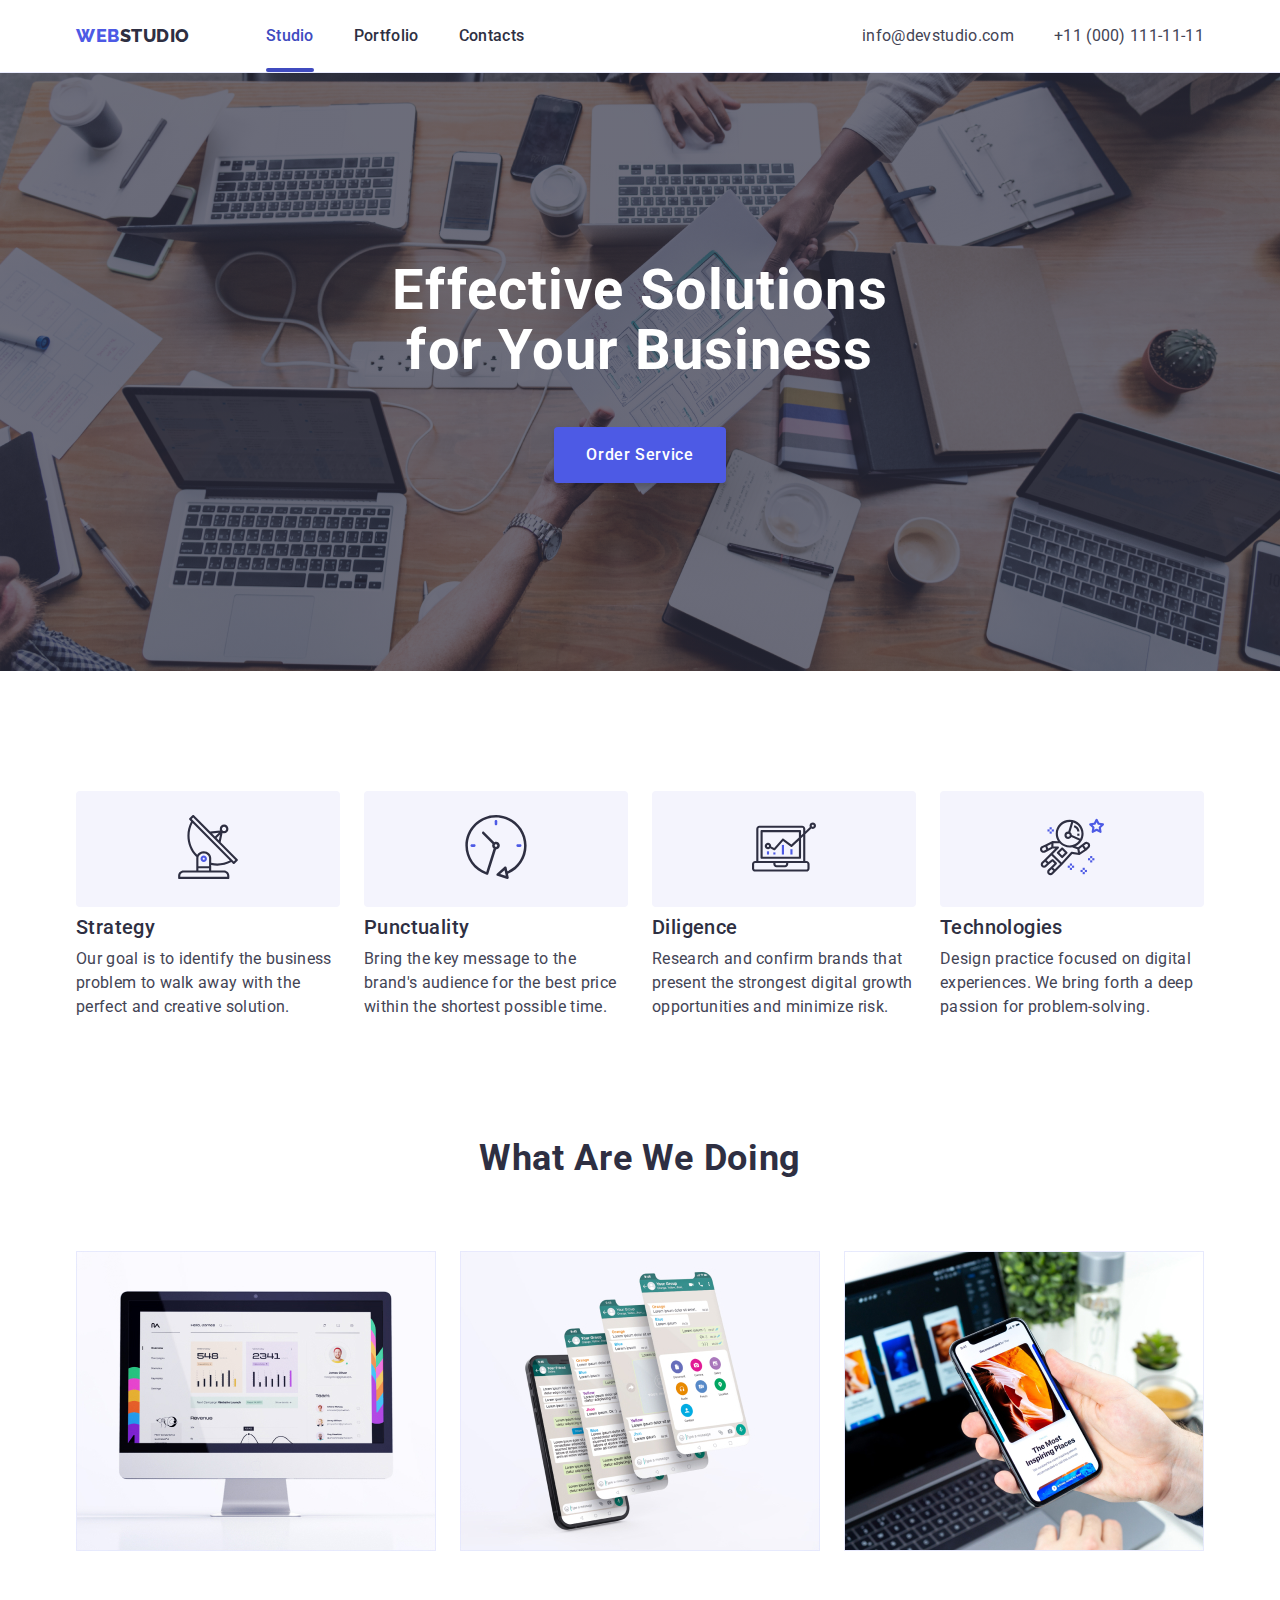
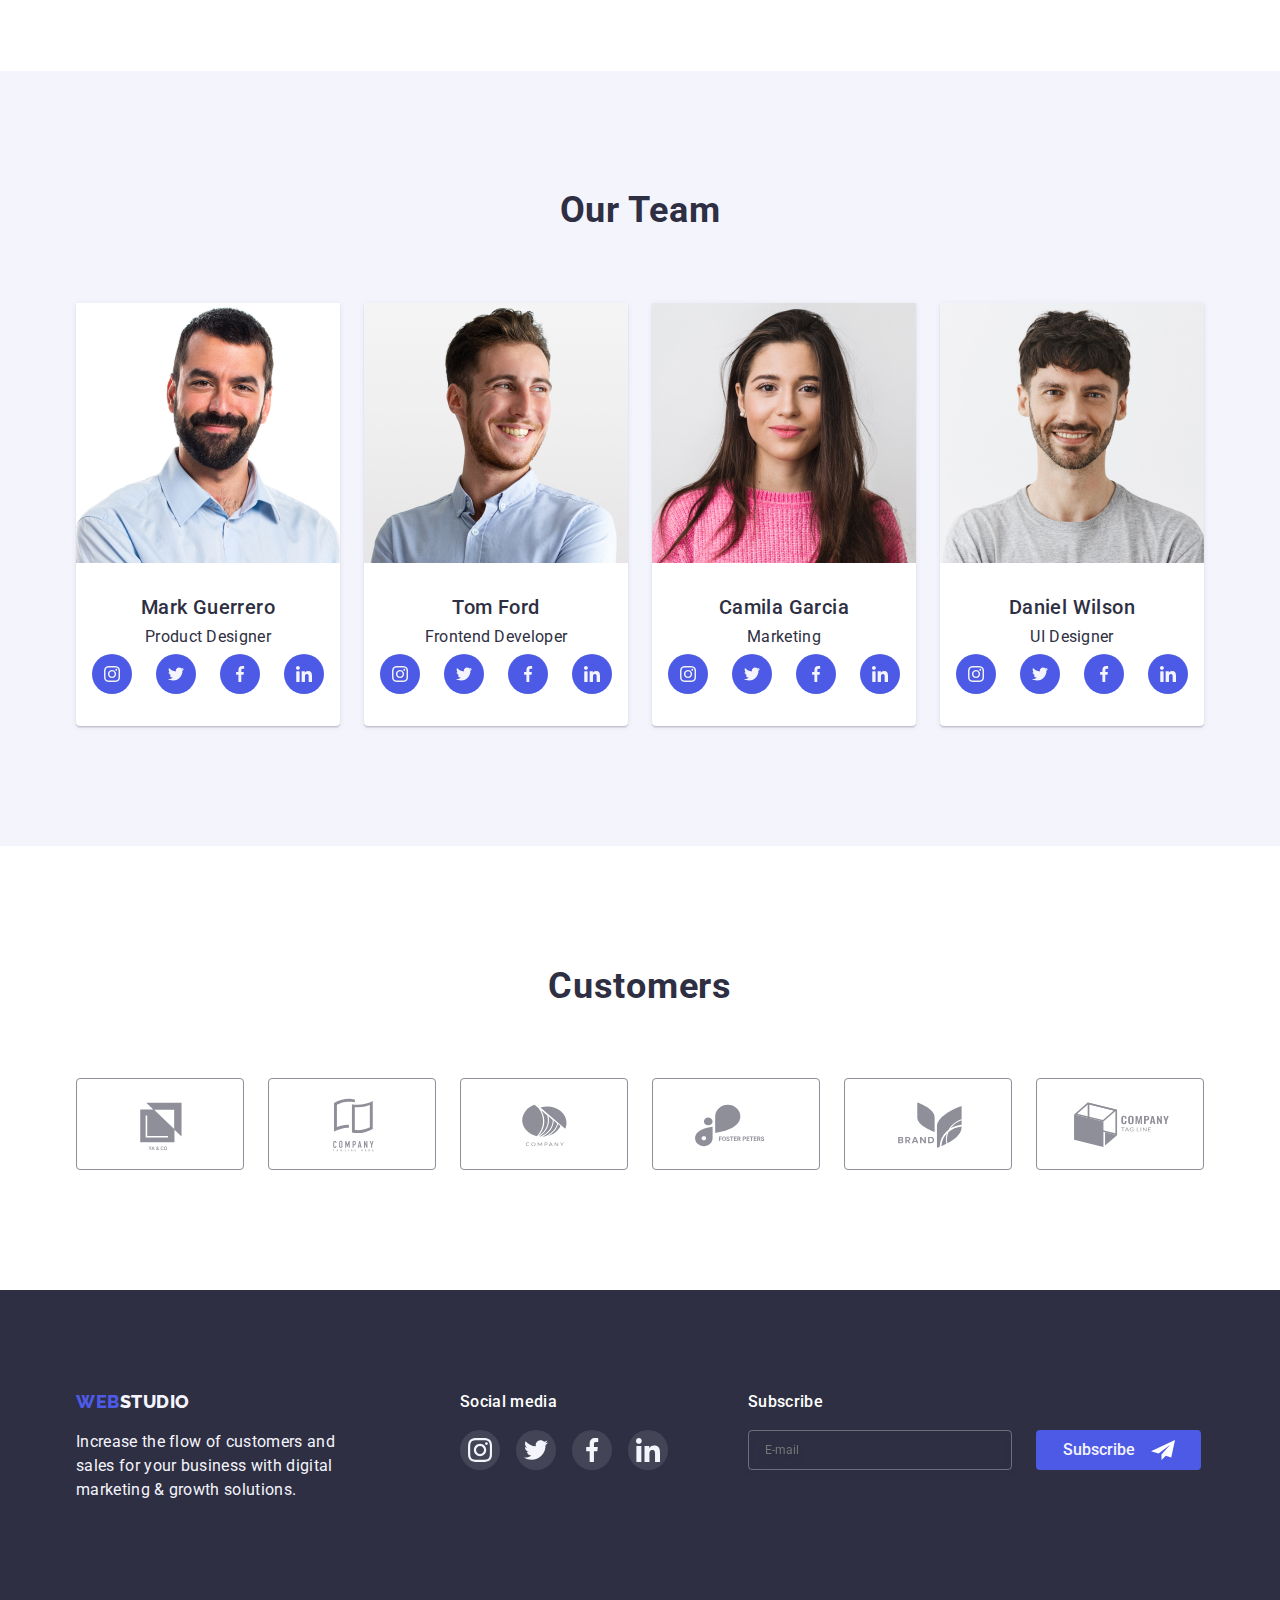
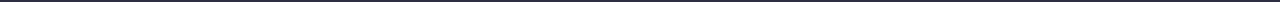
<file: index.html>
<!doctype html>
<html lang="en">

<head>
    <meta charset="utf-8">
    <meta name="viewport" content="width=device-width, initial-scale=1.0">
    <title>Studio</title>
    <link
        href="https://fonts.googleapis.com/css2?family=Raleway:wght@800&family=Roboto:wght@400;500;700;900&display=swap"
        rel="stylesheet">

    <link rel="stylesheet"
        href="https://cdnjs.cloudflare.com/ajax/libs/modern-normalize/1.0.0/modern-normalize.min.css">

    <link rel="stylesheet" href="./css/style.css">
</head>

<body>

    <!-- modal window -->
    <div class="modal-wrapper is-hidden" data-modal>
        <div class="modal-window">
            <button class="close-button" type="button" data-modal-close>&times;</button>
            <p class="intro-text">
                Leave your contacts and we will call you back
            </p>
            <form class="contacts-form" name="contacts_form" autocomplete="on">
                <div class="form-box">
                    <label class="form-label" for="name_input">Name</label>
                    <div class="input-box">
                        <input class="form-input input-margin-top" type="text" id="name_input" name="name_input"
                            required>
                        <svg class="input-icon" width="18" height="24" viewBox="0 0 18 24"
                            xmlns="http://www.w3.org/2000/svg">
                            <use href="./images/modal_window/icons/symbol-defs.svg#icon-person"></use>
                        </svg>
                    </div>
                </div>
                <div class="form-box form-input-space">
                    <label class="form-label" for="phone_input">Phone</label>
                    <div class="input-box">
                        <input class="form-input input-margin-top" type="text" id="phone_input" name="phone_input"
                            required>
                        <svg class="input-icon" width="18" height="24" viewBox="0 0 18 24"
                            xmlns="http://www.w3.org/2000/svg">
                            <use href="./images/modal_window/icons/symbol-defs.svg#icon-phone"></use>
                        </svg>
                    </div>
                </div>
                <div class="form-box form-input-space">
                    <label class="form-label" for="email_input">Email</label>
                    <div class="input-box">
                        <input class="form-input input-margin-top" type="text" id="email_input" name="email_input"
                            required>
                        <svg class="input-icon" width="18" height="24" viewBox="0 0 18 24"
                            xmlns="http://www.w3.org/2000/svg">
                            <use href="./images/modal_window/icons/symbol-defs.svg#icon-mail"></use>
                        </svg>
                    </div>
                </div>
                <div class="form-box textarea-box form-input-space">
                    <label class="form-label" for="comment_input">Comment</label>
                    <textarea class="form-input form-textarea input-margin-top" id="comment_input" name="comment_input"
                        placeholder="Text input" required></textarea>
                </div>
                <div class="form-box checkbox-box">
                    <input class="hidden checkbox-input" type="checkbox" id="checkbox_input" name="checkbox_input"
                        required>
                    <label class="form-label form-check-label" for="checkbox_input">
                        <span class="modal-form-checkbox">
                            <svg class="tip-icon" width="10" height="8" viewBox="0 0 10 8" fill="none"
                                xmlns="http://www.w3.org/2000/svg">
                                <use href="./images/modal_window/tip_icon/symbol-defs.svg#icon-tip"></use>
                            </svg>
                        </span>
                        I accept the terms and conditions of the <a class="price-policy-link" href="">Privacy Policy</a>
                    </label>
                </div>
                <button class="form-button button" type="submit">Send</button>
            </form>
        </div>
    </div>

    <!-- modal navigation window -->
    <div class="modal-navigation-window js-menu-container">
        <button class="close-button js-close-menu" type="button">&times;</button>
        <div class="modal-navigation-content">
            <nav class="modal-navigation">
                <ul class="modal-navigation-list list">
                    <li class="modal-navigation-item">
                        <a class="modal-navigation-link link" href="">Studio</a>
                    </li>
                    <li class="modal-navigation-item">
                        <a class="modal-navigation-link link" href="./portfolio.html">Portfolio</a>
                    </li>
                    <li class="modal-navigation-item">
                        <a class="modal-navigation-link link" href="">Contacts</a>
                    </li>
                </ul>
            </nav>
            <ul class="modal-contacts-info-list list">
                <li class="modal-contacts-info-item">
                    <a class="modal-contacts-info-link link" href="tel:+110001111111">+11 (000) 111-11-11</a>
                </li>
                <li class="modal-contacts-info-item">
                    <a class="modal-contacts-info-link link" href="mailto:info@devstudio.com">info@devstudio.com</a>
                </li>
                <li class="modal-contacts-info-item">
                    <ul class="modal-soc-media-list list">
                        <li class="modal-soc-media-item">
                            <a href="" class="modal-soc-media-link link">
                                <svg width="24" height="24" viewBox="0 0 32 32" fill="none"
                                    xmlns="http://www.w3.org/2000/svg">
                                    <use href="./images/members/icons/symbol-defs.svg#icon-instagram"></use>
                                </svg>
                            </a>
                        </li>
                        <li class="modal-soc-media-item">
                            <a href="" class="modal-soc-media-link link">
                                <svg width="24" height="24" viewBox="0 0 32 32" fill="none"
                                    xmlns="http://www.w3.org/2000/svg">
                                    <use href="./images/members/icons/symbol-defs.svg#icon-twitter"></use>
                                </svg>
                            </a>
                        </li>
                        <li class="modal-soc-media-item">
                            <a href="" class="modal-soc-media-link link">
                                <svg width="24" height="24" viewBox="0 0 32 32" fill="none"
                                    xmlns="http://www.w3.org/2000/svg">
                                    <use href="./images/members/icons/symbol-defs.svg#icon-facebook"></use>
                                </svg>
                            </a>
                        </li>
                        <li class="modal-soc-media-item">
                            <a href="" class="modal-soc-media-link link">
                                <svg width="24" height="24" viewBox="0 0 32 32" fill="none"
                                    xmlns="http://www.w3.org/2000/svg">
                                    <use href="./images/members/icons/symbol-defs.svg#icon-linkedin"></use>
                                </svg>
                            </a>
                        </li>
                    </ul>
                </li>
            </ul>
        </div>
    </div>

    <!-- <HEADER> -->
    <header class="header">
        <div class="container header-content">
            <a class="website-logo link" href="./index.html">
                <span class="logo-web">web</span>studio
            </a>
            <nav class="navigation">
                <ul class="navigation-list list">
                    <li class="navigation-item">
                        <a class="navigation-link link current" href="./index.html">Studio</a>
                    </li>
                    <li class="navigation-item">
                        <a class="navigation-link link" href="./portfolio.html">Portfolio</a>
                    </li>
                    <li class="navigation-item">
                        <a class="navigation-link link" href="">Contacts</a>
                    </li>
                </ul>
            </nav>
            <ul class="contacts-info-list list">
                <li class="contacts-info-item">
                    <a class="mail contact-info link" href="mailto:info@devstudio.com">
                        info@devstudio.com
                    </a>
                </li>
                <li class="contacts-info-item">
                    <a class="phone contact-info link" href="tel:+110001111111">
                        +11 (000) 111-11-11
                    </a>
                </li>
            </ul>
            <button class="mobile-menu-button button js-open-menu" type="button">
                <svg width="32" height="22" viewBox="0 0 32 22" fill="none" xmlns="http://www.w3.org/2000/svg">
                    <use href="./images/header/icons/symbol-defs.svg#icon-menu-hamburger"></use>
                </svg>
            </button>
        </div>
    </header>
    <!-- </HEADER> -->

    <!-- <MAIN> -->
    <main>
        <!-- <HERO> -->
        <section class="hero">
            <div class="container">
                <h1 class="hero-title">Effective Solutions<br>for Your Business</h1>
                <button class="hero-button button" type="button" data-modal-open>Order Service</button>
            </div>
        </section>
        <!-- <HERO> -->

        <section class="benefits section">
            <div class="container">
                <h2 class="hidden">Benefits</h2>
                <ul class="benefits-list list flex-container">
                    <li class="benefits-item flex-container-item">
                        <div class="benefits-icon">
                            <svg width="64" height="64" viewBox="0 0 64 64" fill="none"
                                xmlns="http://www.w3.org/2000/svg">
                                <use href="./images/benefits/icons/symbol-defs.svg#icon-antenna"></use>
                            </svg>
                        </div>
                        <h3 class="benefits-item-title">Strategy</h3>
                        <p class="benefits-item-text">
                            Our goal is to identify the business
                            problem to walk away with the perfect and creative solution.
                        </p>
                    </li>
                    <li class="benefits-item flex-container-item">
                        <div class="benefits-icon">
                            <svg width="64" height="64" viewBox="0 0 64 64" fill="none"
                                xmlns="http://www.w3.org/2000/svg">
                                <use href="./images/benefits/icons/symbol-defs.svg#icon-clock"></use>
                            </svg>
                        </div>
                        <h3 class="benefits-item-title">Punctuality</h3>
                        <p class="benefits-item-text">
                            Bring the key message to the brand's audience for the best price within the shortest
                            possible
                            time.
                        </p>
                    </li>
                    <li class="benefits-item flex-container-item">
                        <div class="benefits-icon">
                            <svg width="64" height="64" viewBox="0 0 64 64" fill="none"
                                xmlns="http://www.w3.org/2000/svg">
                                <use href="./images/benefits/icons/symbol-defs.svg#icon-diagram"></use>
                            </svg>
                        </div>
                        <h3 class="benefits-item-title">Diligence</h3>
                        <p class="benefits-item-text">
                            Research and confirm brands that present the strongest digital growth opportunities and
                            minimize
                            risk.
                        </p>
                    </li>
                    <li class="benefits-item flex-container-item">
                        <div class="benefits-icon">
                            <svg width="64" height="64" viewBox="0 0 64 64" fill="none"
                                xmlns="http://www.w3.org/2000/svg">
                                <use href="./images/benefits/icons/symbol-defs.svg#icon-astronaut"></use>
                            </svg>
                        </div>
                        <h3 class="benefits-item-title">Technologies</h3>
                        <p class="benefits-item-text">
                            Design practice focused on digital experiences. We bring forth a deep passion for
                            problem-solving.
                        </p>
                    </li>
                </ul>
            </div>
        </section>

        <section class="activity section">
            <div class="container">
                <h2 class="activity-title">What are we doing</h2>
                <ul class="activity-list list flex-container">
                    <li class="activity-item flex-container-item">
                        <picture>
                            <source
                                srcset="./images/main_page/activity/img_des@1x-2.jpg 1x, ./images/main_page/activity/img_des@2x-2.jpg 2x"
                                media="(min-width: 1440px)" />
                            <img loading="lazy" src="images/main_page/activity/activity1.jpg" alt="first activity"
                                width="360" height="300">
                        </picture>
                    </li>
                    <li class="activity-item flex-container-item">
                        <picture>
                            <source
                                srcset="./images/main_page/activity/img_des@1x-1.jpg 1x, ./images/main_page/activity/img_des@2x-1.jpg 2x"
                                media="(min-width: 1440px)" />
                            <img loading="lazy" src="images/main_page/activity/activity2.jpg" alt="first activity"
                                width="360" height="300">
                        </picture>
                    </li>
                    <li class="activity-item flex-container-item">
                        <picture>
                            <source
                                srcset="./images/main_page/activity/img_des@1x.jpg 1x, ./images/main_page/activity/img_des@2x.jpg 2x"
                                media="(min-width: 1440px)" />
                            <img loading="lazy" src="images/main_page/activity/activity3.jpg" alt="first activity"
                                width="360" height="300">
                        </picture>
                    </li>
                </ul>
            </div>
        </section>

        <section class="team section">
            <div class="container">
                <h2 class="team-title">Our Team</h2>
                <ul class="team-list list flex-container">
                    <li class="member flex-container-item">
                        <picture>
                            <source
                                srcset="./images/main_page/member/img_des@1x-3.jpg 1x, ./images/main_page/member/img_des@2x-3.jpg 2x"
                                type="image/jpeg" media="(min-width: 1440px)">
                            <source
                                srcset="./images/main_page/member/img_tab@1x-3.jpg 1x, ./images/main_page/member/img_tab@2x-3.jpg 2x"
                                type="image/jpeg" media="(min-width: 768px)">
                            <source
                                srcset="./images/main_page/member/img_mob@1x-3.jpg 1x, ./images/main_page/member/img_mob@2x-3.jpg 2x"
                                type="image/jpeg" media="(max-width: 768px)">

                            <img loading="lazy" class="member-img" src="images/main_page/member/member1.jp"
                                alt="first member" width="264" height="260">
                        </picture>
                        <div class="member-info">
                            <h3 class="member-name">Mark Guerrero</h3>
                            <p class="member-occupation">Product Designer</p>
                            <ul class="member-soc-media-list list flex-container">
                                <li class="soc-media-item flex-container-item">
                                    <a href="" class="member-soc-media-link link">
                                        <svg width="16" height="16" viewBox="0 0 32 32" fill="none"
                                            xmlns="http://www.w3.org/2000/svg">
                                            <use href="./images/members/icons/symbol-defs.svg#icon-instagram"></use>
                                        </svg>
                                    </a>
                                </li>
                                <li class="soc-media-item flex-container-item">
                                    <a href="" class="member-soc-media-link link">
                                        <svg width="16" height="16" viewBox="0 0 32 32" fill="none"
                                            xmlns="http://www.w3.org/2000/svg">
                                            <use href="./images/members/icons/symbol-defs.svg#icon-twitter"></use>
                                        </svg>
                                    </a>
                                </li>
                                <li class="soc-media-item flex-container-item">
                                    <a href="" class="member-soc-media-link link">
                                        <svg width="16" height="16" viewBox="0 0 32 32" fill="none"
                                            xmlns="http://www.w3.org/2000/svg">
                                            <use href="./images/members/icons/symbol-defs.svg#icon-facebook"></use>
                                        </svg>
                                    </a>
                                </li>
                                <li class="soc-media-item flex-container-item">
                                    <a href="" class="member-soc-media-link link">
                                        <svg width="16" height="16" viewBox="0 0 32 32" fill="none"
                                            xmlns="http://www.w3.org/2000/svg">
                                            <use href="./images/members/icons/symbol-defs.svg#icon-linkedin"></use>
                                        </svg>
                                    </a>
                                </li>
                            </ul>
                        </div>
                    </li>
                    <li class="member flex-container-item">
                        <picture>
                            <source
                                srcset="./images/main_page/member/img_des@1x-2.jpg 1x, ./images/main_page/member/img_des@2x-2.jpg 2x"
                                type="image/jpeg" media="(min-width: 1440px)">
                            <source
                                srcset="./images/main_page/member/img_tab@1x-2.jpg 1x, ./images/main_page/member/img_tab@2x-2.jpg 2x"
                                type="image/jpeg" media="(min-width: 768px)">
                            <source
                                srcset="./images/main_page/member/img_mob@1x-2.jpg 1x, ./images/main_page/member/img_mob@2x-2.jpg 2x"
                                type="image/jpeg" media="(max-width: 768px)">

                            <img loading="lazy" class="member-img" src="images/main_page/member/member2.jp"
                                alt="first member" width="264" height="260">
                        </picture>
                        <div class="member-info">
                            <h3 class="member-name">Tom Ford</h3>
                            <p class="member-occupation">Frontend Developer</p>
                            <ul class="member-soc-media-list list flex-container">
                                <li class="soc-media-item flex-container-item">
                                    <a href="" class="member-soc-media-link link">
                                        <svg width="16" height="16" viewBox="0 0 32 32" fill="none"
                                            xmlns="http://www.w3.org/2000/svg">
                                            <use href="./images/members/icons/symbol-defs.svg#icon-instagram"></use>
                                        </svg>
                                    </a>
                                </li>
                                <li class="soc-media-item flex-container-item">
                                    <a href="" class="member-soc-media-link link">
                                        <svg width="16" height="16" viewBox="0 0 32 32" fill="none"
                                            xmlns="http://www.w3.org/2000/svg">
                                            <use href="./images/members/icons/symbol-defs.svg#icon-twitter"></use>
                                        </svg>
                                    </a>
                                </li>
                                <li class="soc-media-item flex-container-item">
                                    <a href="" class="member-soc-media-link link">
                                        <svg width="16" height="16" viewBox="0 0 32 32" fill="none"
                                            xmlns="http://www.w3.org/2000/svg">
                                            <use href="./images/members/icons/symbol-defs.svg#icon-facebook"></use>
                                        </svg>
                                    </a>
                                </li>
                                <li class="soc-media-item flex-container-item">
                                    <a href="" class="member-soc-media-link link">
                                        <svg width="16" height="16" viewBox="0 0 32 32" fill="none"
                                            xmlns="http://www.w3.org/2000/svg">
                                            <use href="./images/members/icons/symbol-defs.svg#icon-linkedin"></use>
                                        </svg>
                                    </a>
                                </li>
                            </ul>
                        </div>
                    </li>
                    <li class="member flex-container-item">
                        <picture>
                            <source
                                srcset="./images/main_page/member/img_des@1x-1.jpg 1x, ./images/main_page/member/img_des@2x-1.jpg 2x"
                                type="image/jpeg" media="(min-width: 1440px)">
                            <source
                                srcset="./images/main_page/member/img_tab@1x-1.jpg 1x, ./images/main_page/member/img_tab@2x-1.jpg 2x"
                                type="image/jpeg" media="(min-width: 768px)">
                            <source
                                srcset="./images/main_page/member/img_mob@1x-1.jpg 1x, ./images/main_page/member/img_mob@2x-1.jpg 2x"
                                type="image/jpeg" media="(max-width: 768px)">

                            <img loading="lazy" class="member-img" src="images/main_page/member/member2.jp"
                                alt="first member" width="264" height="260">
                        </picture>
                        <div class="member-info">
                            <h3 class="member-name">Camila Garcia</h3>
                            <p class="member-occupation">Marketing</p>
                            <ul class="member-soc-media-list list flex-container">
                                <li class="soc-media-item flex-container-item">
                                    <a href="" class="member-soc-media-link link">
                                        <svg width="16" height="16" viewBox="0 0 32 32" fill="none"
                                            xmlns="http://www.w3.org/2000/svg">
                                            <use href="./images/members/icons/symbol-defs.svg#icon-instagram"></use>
                                        </svg>
                                    </a>
                                </li>
                                <li class="soc-media-item flex-container-item">
                                    <a href="" class="member-soc-media-link link">
                                        <svg width="16" height="16" viewBox="0 0 32 32" fill="none"
                                            xmlns="http://www.w3.org/2000/svg">
                                            <use href="./images/members/icons/symbol-defs.svg#icon-twitter"></use>
                                        </svg>
                                    </a>
                                </li>
                                <li class="soc-media-item flex-container-item">
                                    <a href="" class="member-soc-media-link link">
                                        <svg width="16" height="16" viewBox="0 0 32 32" fill="none"
                                            xmlns="http://www.w3.org/2000/svg">
                                            <use href="./images/members/icons/symbol-defs.svg#icon-facebook"></use>
                                        </svg>
                                    </a>
                                </li>
                                <li class="soc-media-item flex-container-item">
                                    <a href="" class="member-soc-media-link link">
                                        <svg width="16" height="16" viewBox="0 0 32 32" fill="none"
                                            xmlns="http://www.w3.org/2000/svg">
                                            <use href="./images/members/icons/symbol-defs.svg#icon-linkedin"></use>
                                        </svg>
                                    </a>
                                </li>
                            </ul>
                        </div>
                    </li>
                    <li class="member flex-container-item">
                        <picture>
                            <source
                                srcset="./images/main_page/member/img_des@1x.jpg 1x, ./images/main_page/member/img_des@2x.jpg 2x"
                                type="image/jpeg" media="(min-width: 1440px)">
                            <source
                                srcset="./images/main_page/member/img_tab@1x.jpg 1x, ./images/main_page/member/img_tab@2x.jpg 2x"
                                type="image/jpeg" media="(min-width: 768px)">
                            <source
                                srcset="./images/main_page/member/img_mob@1x.jpg 1x, ./images/main_page/member/img_mob@2x.jpg 2x"
                                type="image/jpeg" media="(max-width: 768px)">

                            <img loading="lazy" class="member-img" src="images/main_page/member/member2.jp"
                                alt="first member" width="264" height="260">
                        </picture>
                        <div class="member-info">
                            <h3 class="member-name">Daniel Wilson</h3>
                            <p class="member-occupation">UI Designer</p>
                            <ul class="member-soc-media-list list flex-container">
                                <li class="soc-media-item flex-container-item">
                                    <a href="" class="member-soc-media-link link">
                                        <svg width="16" height="16" viewBox="0 0 32 32" fill="none"
                                            xmlns="http://www.w3.org/2000/svg">
                                            <use href="./images/members/icons/symbol-defs.svg#icon-instagram"></use>
                                        </svg>
                                    </a>
                                </li>
                                <li class="soc-media-item flex-container-item">
                                    <a href="" class="member-soc-media-link link">
                                        <svg width="16" height="16" viewBox="0 0 32 32" fill="none"
                                            xmlns="http://www.w3.org/2000/svg">
                                            <use href="./images/members/icons/symbol-defs.svg#icon-twitter"></use>
                                        </svg>
                                    </a>
                                </li>
                                <li class="soc-media-item flex-container-item">
                                    <a href="" class="member-soc-media-link link">
                                        <svg width="16" height="16" viewBox="0 0 32 32" fill="none"
                                            xmlns="http://www.w3.org/2000/svg">
                                            <use href="./images/members/icons/symbol-defs.svg#icon-facebook"></use>
                                        </svg>
                                    </a>
                                </li>
                                <li class="soc-media-item flex-container-item">
                                    <a href="" class="member-soc-media-link link">
                                        <svg width="16" height="16" viewBox="0 0 32 32" fill="none"
                                            xmlns="http://www.w3.org/2000/svg">
                                            <use href="./images/members/icons/symbol-defs.svg#icon-linkedin"></use>
                                        </svg>
                                    </a>
                                </li>
                            </ul>
                        </div>
                    </li>
                </ul>
            </div>
        </section>

        <section class="customers section">
            <div class="container">
                <h2 class="customers-title">Customers</h2>
                <ul class="customers-list list flex-container">
                    <li class="customers-client flex-container-item">
                        <a href="#" class="customers-client-link link">
                            <svg width="104" height="58" viewBox="0 0 59 32" version="1.1"
                                xmlns="http://www.w3.org/2000/svg" xmlns:xlink="http://www.w3.org/1999/xlink">
                                <use href="./images/customers/icons/symbol-defs.svg#icon-logo"></use>
                            </svg>
                        </a>
                    </li>
                    <li class="customers-client flex-container-item">
                        <a href="#" class="customers-client-link link">
                            <svg width="104" height="58" viewBox="0 0 59 32" version="1.1"
                                xmlns="http://www.w3.org/2000/svg" xmlns:xlink="http://www.w3.org/1999/xlink">
                                <use href="./images/customers/icons/symbol-defs.svg#icon-logo-1"></use>
                            </svg>
                        </a>
                    </li>
                    <li class="customers-client flex-container-item">
                        <a href="#" class="customers-client-link link">
                            <svg width="104" height="58" viewBox="0 0 59 32" version="1.1"
                                xmlns="http://www.w3.org/2000/svg" xmlns:xlink="http://www.w3.org/1999/xlink">
                                <use href="./images/customers/icons/symbol-defs.svg#icon-logo-2"></use>
                            </svg>
                        </a>
                    </li>
                    <li class="customers-client flex-container-item">
                        <a href="#" class="customers-client-link link">
                            <svg width="104" height="58" viewBox="0 0 59 32" version="1.1"
                                xmlns="http://www.w3.org/2000/svg" xmlns:xlink="http://www.w3.org/1999/xlink">
                                <use href="./images/customers/icons/symbol-defs.svg#icon-logo-3"></use>
                            </svg>
                        </a>
                    </li>
                    <li class="customers-client flex-container-item">
                        <a href="#" class="customers-client-link link">
                            <svg width="104" height="58" viewBox="0 0 59 32" version="1.1"
                                xmlns="http://www.w3.org/2000/svg" xmlns:xlink="http://www.w3.org/1999/xlink">
                                <use href="./images/customers/icons/symbol-defs.svg#icon-logo-4"></use>
                            </svg>
                        </a>
                    </li>
                    <li class="customers-client flex-container-item">
                        <a href="#" class="customers-client-link link">
                            <svg width="104" height="58" viewBox="0 0 59 32" version="1.1"
                                xmlns="http://www.w3.org/2000/svg" xmlns:xlink="http://www.w3.org/1999/xlink">
                                <use href="./images/customers/icons/symbol-defs.svg#icon-logo-5"></use>
                            </svg>
                        </a>
                    </li>
                </ul>
            </div>
        </section>
    </main>
    <!-- </MAIN> -->

    <!-- <FOOTER> -->
    <footer class="footer">
        <div class="container footer-content">
            <div class="logo-inspire footer-center">
                <a class="footer-website-logo website-logo link" href="./index.html">
                    <span class="logo-web">web</span>studio
                </a>
                <p class="inspire-text">
                    Increase the flow of customers and sales for your business with digital marketing & growth
                    solutions.
                </p>
            </div>
            <div class="footer-media footer-center">
                <p class=" footer-media-title footer-title">Social media</p>
                <ul class="footer-media-list list flex-container">
                    <li class="footer-media-item flex-container-item">
                        <a class="footer-media-link link" href="">
                            <svg version="1.1" xmlns="http://www.w3.org/2000/svg"
                                xmlns:xlink="http://www.w3.org/1999/xlink" viewBox="0 0 32 32" width="24" height="24">
                                <use href="./images/footer/icons/symbol-defs.svg#icon-instagram"></use>
                            </svg>
                        </a>
                    </li>
                    <li class="footer-media-item flex-container-item">
                        <a class="footer-media-link link" href="">
                            <svg version="1.1" xmlns="http://www.w3.org/2000/svg"
                                xmlns:xlink="http://www.w3.org/1999/xlink" viewBox="0 0 32 32" width="24" height="24">
                                <use href="./images/footer/icons/symbol-defs.svg#icon-twitter"></use>
                            </svg>
                        </a>
                    </li>
                    <li class="footer-media-item flex-container-item">
                        <a class="footer-media-link link" href="">
                            <svg version="1.1" xmlns="http://www.w3.org/2000/svg"
                                xmlns:xlink="http://www.w3.org/1999/xlink" viewBox="0 0 32 32" width="24" height="24">
                                <use href="./images/footer/icons/symbol-defs.svg#icon-facebook"></use>
                            </svg>
                        </a>
                    </li>
                    <li class="footer-media-item flex-container-item">
                        <a class="footer-media-link link" href="">
                            <svg version="1.1" xmlns="http://www.w3.org/2000/svg"
                                xmlns:xlink="http://www.w3.org/1999/xlink" viewBox="0 0 32 32" width="24" height="24">
                                <use href="./images/footer/icons/symbol-defs.svg#icon-linkedin"></use>
                            </svg>
                        </a>
                    </li>
                </ul>
            </div>
            <div class="footer-sub">
                <p class="footer-sub-title footer-title">Subscribe</p>
                <form class="footer-form" name="subscribe-form" autocomplete="on">
                    <input class="footer-mail-input" type="mail" placeholder="E-mail" name="email_input" required>
                    <button class="footer-form-submit button footer-center" type="submit">
                        Subscribe
                        <svg width="24" height="24" viewBox="0 0 24 24" fill="none" xmlns="http://www.w3.org/2000/svg">
                            <use href="./images/footer/telegram-icon/symbol-defs.svg#icon-telegram"></use>
                        </svg>
                    </button>
                </form>
            </div>
        </div>
    </footer>
    <!-- </FOOTER> -->

    <script src="./js/modal.js"></script>
    <script src="./js/mobile-menu.js"></script>
</body>

</html>
</file>
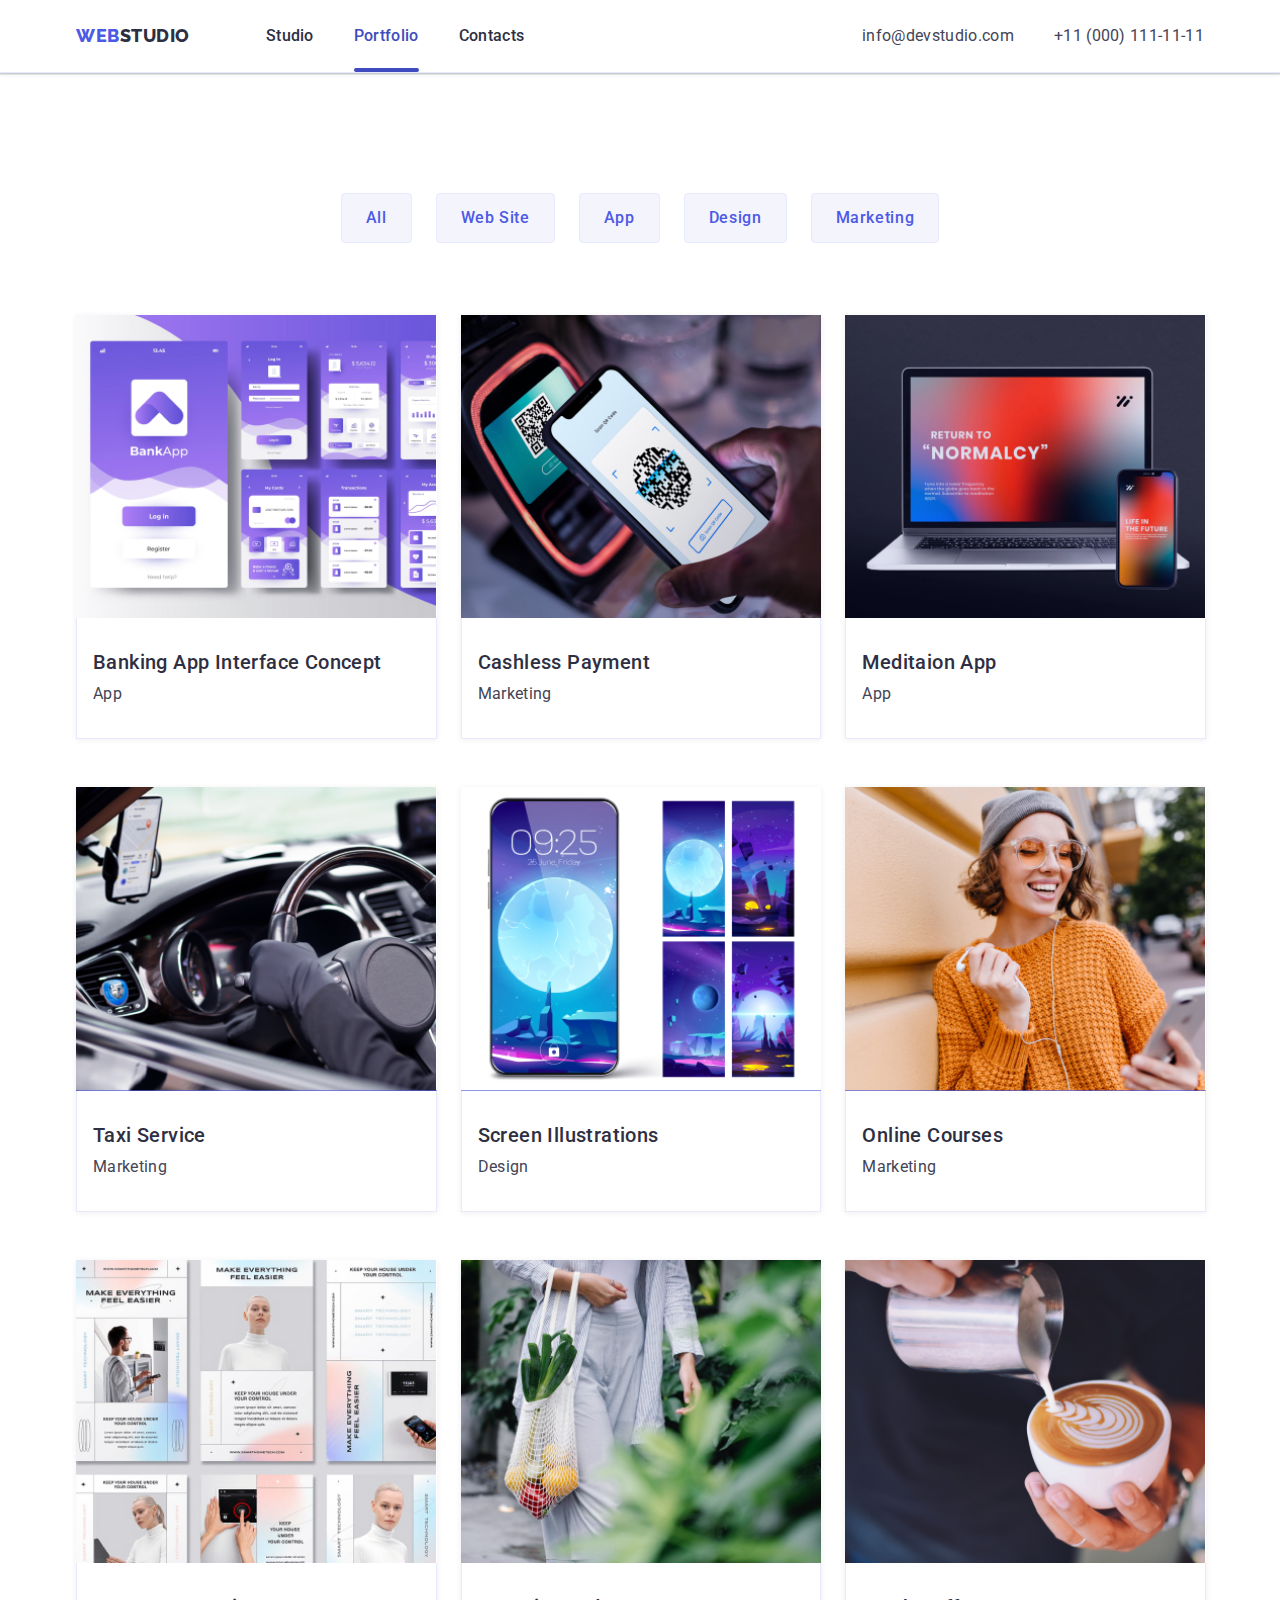
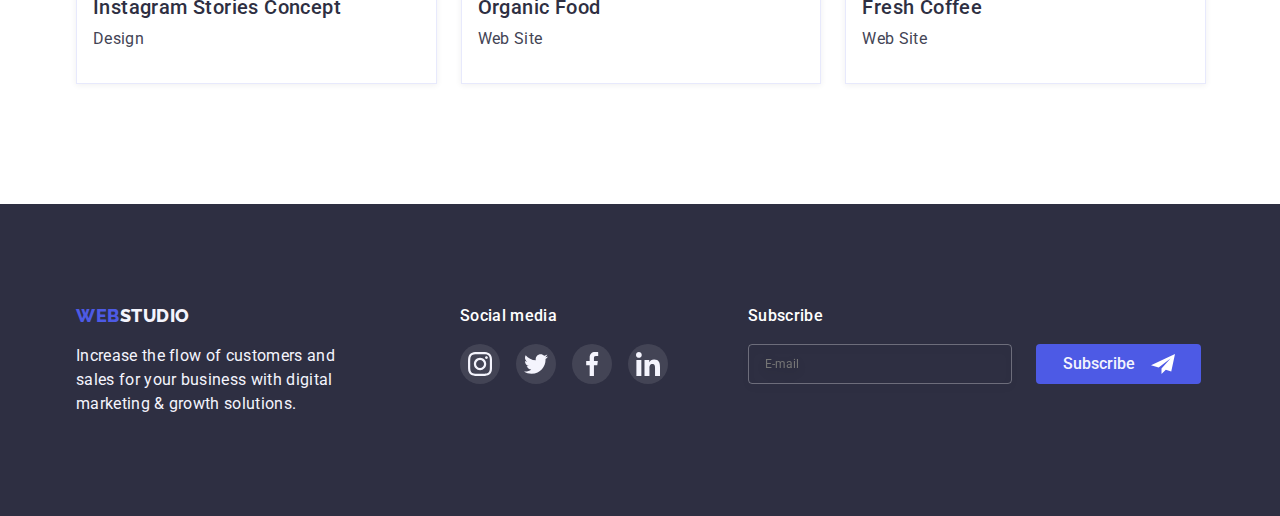
<file: portfolio.html>
<!doctype html>
<html lang="en">

<head>
    <meta charset="utf-8">
    <meta name="viewport" content="width=device-width, initial-scale=1.0">
    <title>Portfolio</title>
    <link
        href="https://fonts.googleapis.com/css2?family=Raleway:wght@800&family=Roboto:wght@400;500;700;900&display=swap"
        rel="stylesheet">

    <link rel="stylesheet"
        href="https://cdnjs.cloudflare.com/ajax/libs/modern-normalize/1.0.0/modern-normalize.min.css">

    <link rel="stylesheet" href="./css/style.css">
</head>

<body>
    <!-- modal navigation window -->
    <div class="modal-navigation-window js-menu-container">
        <button class="close-button js-close-menu" type="button">&times;</button>
        <div class="modal-navigation-content">
            <nav class="modal-navigation">
                <ul class="modal-navigation-list list">
                    <li class="modal-navigation-item">
                        <a class="modal-navigation-link link" href="./index.html">Studio</a>
                    </li>
                    <li class="modal-navigation-item">
                        <a class="modal-navigation-link link" href="">Portfolio</a>
                    </li>
                    <li class="modal-navigation-item">
                        <a class="modal-navigation-link link" href="">Contacts</a>
                    </li>
                </ul>
            </nav>
            <ul class="modal-contacts-info-list list">
                <li class="modal-contacts-info-item">
                    <a class="modal-contacts-info-link link" href="tel:+110001111111">+11 (000) 111-11-11</a>
                </li>
                <li class="modal-contacts-info-item">
                    <a class="modal-contacts-info-link link" href="mailto:info@devstudio.com">info@devstudio.com</a>
                </li>
                <li class="modal-contacts-info-item">
                    <ul class="modal-soc-media-list list">
                        <li class="modal-soc-media-item">
                            <a href="" class="modal-soc-media-link link">
                                <svg width="24" height="24" viewBox="0 0 32 32" fill="none"
                                    xmlns="http://www.w3.org/2000/svg">
                                    <use href="./images/members/icons/symbol-defs.svg#icon-instagram"></use>
                                </svg>
                            </a>
                        </li>
                        <li class="modal-soc-media-item">
                            <a href="" class="modal-soc-media-link link">
                                <svg width="24" height="24" viewBox="0 0 32 32" fill="none"
                                    xmlns="http://www.w3.org/2000/svg">
                                    <use href="./images/members/icons/symbol-defs.svg#icon-twitter"></use>
                                </svg>
                            </a>
                        </li>
                        <li class="modal-soc-media-item">
                            <a href="" class="modal-soc-media-link link">
                                <svg width="24" height="24" viewBox="0 0 32 32" fill="none"
                                    xmlns="http://www.w3.org/2000/svg">
                                    <use href="./images/members/icons/symbol-defs.svg#icon-facebook"></use>
                                </svg>
                            </a>
                        </li>
                        <li class="modal-soc-media-item">
                            <a href="" class="modal-soc-media-link link">
                                <svg width="24" height="24" viewBox="0 0 32 32" fill="none"
                                    xmlns="http://www.w3.org/2000/svg">
                                    <use href="./images/members/icons/symbol-defs.svg#icon-linkedin"></use>
                                </svg>
                            </a>
                        </li>
                    </ul>
                </li>
            </ul>
        </div>
    </div>

    <!-- <HEADER> -->
    <header class="header">
        <div class="container header-content">
            <a class="website-logo link" href="./index.html">
                <span class="logo-web">web</span>studio
            </a>
            <nav class="navigation">
                <ul class="navigation-list list">
                    <li class="navigation-item">
                        <a class="navigation-link link" href="./index.html">Studio</a>
                    </li>
                    <li class="navigation-item">
                        <a class="navigation-link link current" href="./portfolio.html">Portfolio</a>
                    </li>
                    <li class="navigation-item">
                        <a class="navigation-link link" href="">Contacts</a>
                    </li>
                </ul>
            </nav>
            <ul class="contacts-info-list list">
                <li class="contacts-info-item">
                    <a class="mail contact-info link" href="mailto:info@devstudio.com">
                        info@devstudio.com
                    </a>
                </li>
                <li class="contacts-info-item">
                    <a class="phone contact-info link" href="tel:+110001111111">
                        +11 (000) 111-11-11
                    </a>
                </li>
            </ul>
            <button class="mobile-menu-button button js-open-menu" type="button">
                <svg width="32" height="22" viewBox="0 0 32 22" fill="none" xmlns="http://www.w3.org/2000/svg">
                    <use href="./images/header/icons/symbol-defs.svg#icon-menu-hamburger"></use>
                </svg>
            </button>
        </div>
    </header>
    <!-- </HEADER> -->

    <!-- <MAIN> -->
    <main>
        <section class="solutions section">
            <div class="container">
                <h1 class="hidden">Solutions</h1>
                <ul class="sort-buttons-list list flex-container">
                    <li class="sort-buttons-item flex-container-item">
                        <button class="sort-button button" type="button">All</button>
                    </li>
                    <li class="sort-buttons-item flex-container-item">
                        <button class="sort-button button" type="button">Web Site</button>
                    </li>
                    <li class="sort-buttons-item flex-container-item">
                        <button class="sort-button button" type="button">App</button>
                    </li>
                    <li class="sort-buttons-item flex-container-item">
                        <button class="sort-button button" type="button">Design</button>
                    </li>
                    <li class="sort-buttons-item flex-container-item">
                        <button class="sort-button button" type="button">Marketing</button>
                    </li>
                </ul>

                <ul class="solutions-list list flex-container">
                    <li class="solution-item flex-container-item">
                        <a class="solution-link link" href="">
                            <div class="extra-info-wrapper">
                                <picture>
                                    <source
                                        srcset="./images/portfolio/cards/img_des@1x-8.jpg 1x, ./images/portfolio/cards/img_des@2x-8.jpg 2x"
                                        media="(min-width: 1440px)" />
                                    <source
                                        srcset="./images/portfolio/cards/img_tab@1x-8.jpg 1x, ./images/portfolio/cards/img_tab@2x-8.jpg 2x"
                                        media="(min-width: 768px)" />
                                    <source
                                        srcset="./images/portfolio/cards/img_mob@1x-8.jpg 1x, ./images/portfolio/cards/img_mob@2x-8.jpg 2x"
                                        media="(max-width: 768px)" />
                                    <img class="solution-img" src="./images/portfolio/cards/img-8.jpg"
                                        alt="Banking App Interface Concept" width="396" height="300">
                                </picture>
                                <div class="extra-info">
                                    <p class="extra-info-text">
                                        14 Stylish and User-Friendly App Design Concepts · Task Manager App · Calorie
                                        Tracker App · Exotic Fruit Ecommerce App · Cloud Storage App
                                    </p>
                                </div>
                            </div>
                            <div class="info-wrapper">
                                <h2 class="solution-title">Banking App Interface Concept</h2>
                                <p class="solution-class">App</p>
                            </div>
                        </a>
                    </li>
                    <li class="solution-item flex-container-item">
                        <a class="solution-link link" href="">
                            <div class="extra-info-wrapper">
                                <picture>
                                    <source
                                        srcset="./images/portfolio/cards/img_des@1x-7.jpg 1x, ./images/portfolio/cards/img_des@2x-7.jpg 2x"
                                        media="(min-width: 1440px)" />
                                    <source
                                        srcset="./images/portfolio/cards/img_tab@1x-7.jpg 1x, ./images/portfolio/cards/img_tab@2x-7.jpg 2x"
                                        media="(min-width: 768px)" />
                                    <source
                                        srcset="./images/portfolio/cards/img_mob@1x-7.jpg 1x, ./images/portfolio/cards/img_mob@2x-7.jpg 2x"
                                        media="(max-width: 768px)" />
                                    <img class="solution-img" src="./images/portfolio/cards/img-7.jpg"
                                        alt="Banking App Interface Concept" width="396" height="300">
                                </picture>
                                <div class="extra-info">
                                    <p class="extra-info-text">
                                        14 Stylish and User-Friendly App Design Concepts · Task Manager App · Calorie
                                        Tracker App · Exotic Fruit Ecommerce App · Cloud Storage App
                                    </p>
                                </div>
                            </div>
                            <div class="info-wrapper">
                                <h2 class="solution-title">Cashless Payment</h2>
                                <p class="solution-class">Marketing</p>
                            </div>
                        </a>
                    </li>
                    <li class="solution-item flex-container-item">
                        <a class="solution-link link" href="">
                            <div class="extra-info-wrapper">
                                <picture>
                                    <source
                                        srcset="./images/portfolio/cards/img_des@1x-6.jpg 1x, ./images/portfolio/cards/img_des@2x-6.jpg 2x"
                                        media="(min-width: 1440px)" />
                                    <source
                                        srcset="./images/portfolio/cards/img_tab@1x-6.jpg 1x, ./images/portfolio/cards/img_tab@2x-6.jpg 2x"
                                        media="(min-width: 768px)" />
                                    <source
                                        srcset="./images/portfolio/cards/img_mob@1x-6.jpg 1x, ./images/portfolio/cards/img_mob@2x-6.jpg 2x"
                                        media="(max-width: 768px)" />
                                    <img class="solution-img" src="./images/portfolio/cards/img-6.jpg"
                                        alt="Banking App Interface Concept" width="396" height="300">
                                </picture>
                                <div class="extra-info">
                                    <p class="extra-info-text">
                                        14 Stylish and User-Friendly App Design Concepts · Task Manager App · Calorie
                                        Tracker App · Exotic Fruit Ecommerce App · Cloud Storage App
                                    </p>
                                </div>
                            </div>
                            <div class="info-wrapper">
                                <h2 class="solution-title">Meditaion App</h2>
                                <p class="solution-class">App</p>
                            </div>
                        </a>
                    </li>
                    <li class="solution-item flex-container-item">
                        <a class="solution-link link" href="">
                            <div class="extra-info-wrapper">
                                <picture>
                                    <source
                                        srcset="./images/portfolio/cards/img_des@1x-5.jpg 1x, ./images/portfolio/cards/img_des@2x-5.jpg 2x"
                                        media="(min-width: 1440px)" />
                                    <source
                                        srcset="./images/portfolio/cards/img_tab@1x-5.jpg 1x, ./images/portfolio/cards/img_tab@2x-5.jpg 2x"
                                        media="(min-width: 768px)" />
                                    <source
                                        srcset="./images/portfolio/cards/img_mob@1x-5.jpg 1x, ./images/portfolio/cards/img_mob@2x-5.jpg 2x"
                                        media="(max-width: 768px)" />
                                    <img class="solution-img" src="./images/portfolio/cards/img-5.jpg"
                                        alt="Banking App Interface Concept" width="396" height="300">
                                </picture>
                                <div class="extra-info">
                                    <p class="extra-info-text">
                                        14 Stylish and User-Friendly App Design Concepts · Task Manager App · Calorie
                                        Tracker App · Exotic Fruit Ecommerce App · Cloud Storage App
                                    </p>
                                </div>
                            </div>
                            <div class="info-wrapper">
                                <h2 class="solution-title">Taxi Service</h2>
                                <p class="solution-class">Marketing</p>
                            </div>
                        </a>
                    </li>
                    <li class="solution-item flex-container-item">
                        <a class="solution-link link" href="">
                            <div class="extra-info-wrapper">
                                <picture>
                                    <source
                                        srcset="./images/portfolio/cards/img_des@1x-4.jpg 1x, ./images/portfolio/cards/img_des@2x-4.jpg 2x"
                                        media="(min-width: 1440px)" />
                                    <source
                                        srcset="./images/portfolio/cards/img_tab@1x-4.jpg 1x, ./images/portfolio/cards/img_tab@2x-4.jpg 2x"
                                        media="(min-width: 768px)" />
                                    <source
                                        srcset="./images/portfolio/cards/img_mob@1x-4.jpg 1x, ./images/portfolio/cards/img_mob@2x-4.jpg 2x"
                                        media="(max-width: 768px)" />
                                    <img class="solution-img" src="./images/portfolio/cards/img-4.jpg"
                                        alt="Banking App Interface Concept" width="396" height="300">
                                </picture>
                                <div class="extra-info">
                                    <p class="extra-info-text">
                                        14 Stylish and User-Friendly App Design Concepts · Task Manager App · Calorie
                                        Tracker App · Exotic Fruit Ecommerce App · Cloud Storage App
                                    </p>
                                </div>
                            </div>
                            <div class="info-wrapper">
                                <h2 class="solution-title">Screen Illustrations</h2>
                                <p class="solution-class">Design</p>
                            </div>
                        </a>
                    </li>
                    <li class="solution-item flex-container-item">
                        <a class="solution-link link" href="">
                            <div class="extra-info-wrapper">
                                <picture>
                                    <source
                                        srcset="./images/portfolio/cards/img_des@1x-3.jpg 1x, ./images/portfolio/cards/img_des@2x-3.jpg 2x"
                                        media="(min-width: 1440px)" />
                                    <source
                                        srcset="./images/portfolio/cards/img_tab@1x-3.jpg 1x, ./images/portfolio/cards/img_tab@2x-3.jpg 2x"
                                        media="(min-width: 768px)" />
                                    <source
                                        srcset="./images/portfolio/cards/img_mob@1x-3.jpg 1x, ./images/portfolio/cards/img_mob@2x-3.jpg 2x"
                                        media="(max-width: 768px)" />
                                    <img class="solution-img" src="./images/portfolio/cards/img-3.jpg"
                                        alt="Banking App Interface Concept" width="396" height="300">
                                </picture>
                                <div class="extra-info">
                                    <p class="extra-info-text">
                                        14 Stylish and User-Friendly App Design Concepts · Task Manager App · Calorie
                                        Tracker App · Exotic Fruit Ecommerce App · Cloud Storage App
                                    </p>
                                </div>
                            </div>
                            <div class="info-wrapper">
                                <h2 class="solution-title">Online Courses</h2>
                                <p class="solution-class">Marketing</p>
                            </div>
                        </a>
                    </li>
                    <li class="solution-item flex-container-item">
                        <a class="solution-link link" href="">
                            <div class="extra-info-wrapper">
                                <picture>
                                    <source
                                        srcset="./images/portfolio/cards/img_des@1x-2.jpg 1x, ./images/portfolio/cards/img_des@2x-2.jpg 2x"
                                        media="(min-width: 1440px)" />
                                    <source
                                        srcset="./images/portfolio/cards/img_tab@1x-2.jpg 1x, ./images/portfolio/cards/img_tab@2x-2.jpg 2x"
                                        media="(min-width: 768px)" />
                                    <source
                                        srcset="./images/portfolio/cards/img_mob@1x-2.jpg 1x, ./images/portfolio/cards/img_mob@2x-2.jpg 2x"
                                        media="(max-width: 768px)" />
                                    <img class="solution-img" src="./images/portfolio/cards/img-2.jpg"
                                        alt="Banking App Interface Concept" width="396" height="300">
                                </picture>
                                <div class="extra-info">
                                    <p class="extra-info-text">
                                        14 Stylish and User-Friendly App Design Concepts · Task Manager App · Calorie
                                        Tracker App · Exotic Fruit Ecommerce App · Cloud Storage App
                                    </p>
                                </div>
                            </div>
                            <div class="info-wrapper">
                                <h2 class="solution-title">Instagram Stories Concept</h2>
                                <p class="solution-class">Design</p>
                            </div>
                        </a>
                    </li>
                    <li class="solution-item flex-container-item">
                        <a class="solution-link link" href="">
                            <div class="extra-info-wrapper">
                                <picture>
                                    <source
                                        srcset="./images/portfolio/cards/img_des@1x-1.jpg 1x, ./images/portfolio/cards/img_des@2x-1.jpg 2x"
                                        media="(min-width: 1440px)" />
                                    <source
                                        srcset="./images/portfolio/cards/img_tab@1x-1.jpg 1x, ./images/portfolio/cards/img_tab@2x-1.jpg 2x"
                                        media="(min-width: 768px)" />
                                    <source
                                        srcset="./images/portfolio/cards/img_mob@1x-1.jpg 1x, ./images/portfolio/cards/img_mob@2x-1.jpg 2x"
                                        media="(max-width: 768px)" />
                                    <img class="solution-img" src="./images/portfolio/cards/img-1.jpg"
                                        alt="Banking App Interface Concept" width="396" height="300">
                                </picture>
                                <div class="extra-info">
                                    <p class="extra-info-text">
                                        14 Stylish and User-Friendly App Design Concepts · Task Manager App · Calorie
                                        Tracker App · Exotic Fruit Ecommerce App · Cloud Storage App
                                    </p>
                                </div>
                            </div>
                            <div class="info-wrapper">
                                <h2 class="solution-title">Organic Food</h2>
                                <p class="solution-class">Web Site</p>
                            </div>
                        </a>
                    </li>
                    <li class="solution-item flex-container-item">
                        <a class="solution-link link" href="">
                            <div class="extra-info-wrapper">
                                <picture>
                                    <source
                                        srcset="./images/portfolio/cards/img_des@1x.jpg 1x, ./images/portfolio/cards/img_des@2x.jpg 2x"
                                        media="(min-width: 1440px)" />
                                    <source
                                        srcset="./images/portfolio/cards/img_tab@1x.jpg 1x, ./images/portfolio/cards/img_tab@2x.jpg 2x"
                                        media="(min-width: 768px)" />
                                    <source
                                        srcset="./images/portfolio/cards/img_mob@1x.jpg 1x, ./images/portfolio/cards/img_mob@2x.jpg 2x"
                                        media="(max-width: 768px)" />
                                    <img class="solution-img" src="./images/portfolio/cards/img.jpg"
                                        alt="Banking App Interface Concept" width="396" height="300">
                                </picture>
                                <div class="extra-info">
                                    <p class="extra-info-text">
                                        14 Stylish and User-Friendly App Design Concepts · Task Manager App · Calorie
                                        Tracker App · Exotic Fruit Ecommerce App · Cloud Storage App
                                    </p>
                                </div>
                            </div>
                            <div class="info-wrapper">
                                <h2 class="solution-title">Fresh Coffee</h2>
                                <p class="solution-class">Web Site</p>
                            </div>
                        </a>
                    </li>
                </ul>
            </div>
        </section>
    </main>
    <!-- </MAIN> -->

    <!-- <FOOTER> -->
    <footer class="footer">
        <div class="container footer-content">
            <div class="logo-inspire footer-center">
                <a class="footer-website-logo website-logo link" href="./index.html">
                    <span class="logo-web">web</span>studio
                </a>
                <p class="inspire-text">
                    Increase the flow of customers and sales for your business with digital marketing & growth
                    solutions.
                </p>
            </div>
            <div class="footer-media footer-center">
                <p class=" footer-media-title footer-title">Social media</p>
                <ul class="footer-media-list list flex-container">
                    <li class="footer-media-item flex-container-item">
                        <a class="footer-media-link link" href="">
                            <svg version="1.1" xmlns="http://www.w3.org/2000/svg"
                                xmlns:xlink="http://www.w3.org/1999/xlink" viewBox="0 0 32 32" width="24" height="24">
                                <use href="./images/footer/icons/symbol-defs.svg#icon-instagram"></use>
                            </svg>
                        </a>
                    </li>
                    <li class="footer-media-item flex-container-item">
                        <a class="footer-media-link link" href="">
                            <svg version="1.1" xmlns="http://www.w3.org/2000/svg"
                                xmlns:xlink="http://www.w3.org/1999/xlink" viewBox="0 0 32 32" width="24" height="24">
                                <use href="./images/footer/icons/symbol-defs.svg#icon-twitter"></use>
                            </svg>
                        </a>
                    </li>
                    <li class="footer-media-item flex-container-item">
                        <a class="footer-media-link link" href="">
                            <svg version="1.1" xmlns="http://www.w3.org/2000/svg"
                                xmlns:xlink="http://www.w3.org/1999/xlink" viewBox="0 0 32 32" width="24" height="24">
                                <use href="./images/footer/icons/symbol-defs.svg#icon-facebook"></use>
                            </svg>
                        </a>
                    </li>
                    <li class="footer-media-item flex-container-item">
                        <a class="footer-media-link link" href="">
                            <svg version="1.1" xmlns="http://www.w3.org/2000/svg"
                                xmlns:xlink="http://www.w3.org/1999/xlink" viewBox="0 0 32 32" width="24" height="24">
                                <use href="./images/footer/icons/symbol-defs.svg#icon-linkedin"></use>
                            </svg>
                        </a>
                    </li>
                </ul>
            </div>
            <div class="footer-sub">
                <p class="footer-sub-title footer-title">Subscribe</p>
                <form class="footer-form" name="subscribe-form" autocomplete="on">
                    <input class="footer-mail-input" type="mail" placeholder="E-mail" name="email_input" required>
                    <button class="footer-form-submit button footer-center" type="submit">
                        Subscribe
                        <svg width="24" height="24" viewBox="0 0 24 24" fill="none" xmlns="http://www.w3.org/2000/svg">
                            <use href="./images/footer/telegram-icon/symbol-defs.svg#icon-telegram"></use>
                        </svg>
                    </button>
                </form>
            </div>
        </div>
    </footer>
    <!-- </FOOTER> -->

    <script src="./js/mobile-menu.js"></script>
</body>

</html>
</file>
<file: css/style.css>
:root {
  /* colors */
  --dark: #2e2f42;
  --pressed-state: #404bbf;
  --primary-brand: #4d5ae5;
  --hero-color: #ffffff;
  --text: #434455;
  --light: #f4f4fd;
  --accent: #e7e9fc;
  --light-slate: #8e8f99;
  --ocean: #404bbf;
  --green: #31d0aa;

  /* cell */
  --items: 4;
  --items-gap: 24px;

  /* animation */
  --general-duration: 250ms;
  --general-timimng-function: cubic-bezier(0.4, 0, 0.2, 1);
}

body {
  font-family: "Roboto", sans-serif;
  color: var(--dark);
}

img {
  display: block;
  max-width: 100%;
  height: auto;
}

.link {
  color: currentColor;
  text-decoration: none;
}

.list {
  margin: 0;
  padding: 0;
  list-style: none;
}

.button {
  border: none;
  color: currentColor;
  font-family: "Roboto", sans-serif;
  cursor: pointer;
  font-size: 16px;
  line-height: 1.5;
  font-weight: 500;
}

.hidden {
  position: absolute;
  width: 1px;
  height: 1px;
  margin: -1px;
  border: 0;
  padding: 0;
  white-space: nowrap;
  clip-path: inset(100%);
  clip: rect(0 0 0 0);
  overflow: hidden;
}

.container {
  padding: 0 16px;
  margin: 0 auto;
  width: 100%;
}

@media screen and (min-width: 480px) {
  .container {
    width: 428px;
  }
}

@media screen and (min-width: 768px) {
  .container {
    width: 766px;
  }
}

@media screen and (min-width: 1200px) {
  .container {
    padding: 0 15px;
    width: 1158px;
  }
}

.section {
  padding: 96px 0;
}

@media screen and (min-width: 1200px) {
  .section {
    padding: 120px 0;
  }
}

/* <cell> */
.flex-container {
  display: flex;
  gap: var(--items-gap);
  flex-wrap: wrap;
}

.flex-container-item {
  flex-basis: calc(
    (100% - (var(--items) - 1) * var(--items-gap)) / var(--items)
  );
  height: auto;
}
/* </cell> */

/* <SVG> */
.svg-dark-color {
  fill: var(--dark);
}

.svg-primary-color {
  fill: var(--primary-brand);
}

.svg-light-slate-color {
  fill: var(--light-slate);
}

.svg-light-slate-border {
  stroke: var(--light-slate);
}

.svg-light-color {
  fill: #ffffff;
}

.svg-preligth-color {
  fill: var(--light);
}

.svg-light-transparent-color {
  fill: rgba(255, 255, 255, 0.1);
}

.svg-fill-none {
  fill: none;
}

/* </SVG> */

/* <MODAL> */
.modal-wrapper {
  position: fixed;
  top: 0;
  left: 0;

  width: 100%;
  height: 100%;

  background: rgba(46, 47, 66, 0.4);

  transition-property: opacity, visibility;
  transition-duration: var(--general-duration);
  transition-timing-function: var(--general-timimng-function);

  z-index: 1000;
}

.modal-window {
  position: absolute;
  top: 50%;
  left: 50%;
  transform: translate(-50%, -50%);

  width: 95%;

  background: #fcfcfc;
  box-shadow: 0px 1px 1px rgba(0, 0, 0, 0.14), 0px 1px 3px rgba(0, 0, 0, 0.12),
    0px 2px 1px rgba(0, 0, 0, 0.2);
  border-radius: 4px;
  padding: 24px;
}

@media screen and (min-width: 480px) {
  .modal-window {
    width: 392px;
  }
}

@media screen and (min-width: 768px) {
  .modal-window {
    width: 408px;
  }
}

.close-button {
  cursor: pointer;

  margin-left: auto;

  background: #e7e9fc;
  border: 1px solid rgba(0, 0, 0, 0.1);

  display: flex;
  justify-content: center;
  align-items: center;

  width: 24px;
  height: 24px;

  font-size: 20px;

  border-radius: 100%;

  transition-property: background-color, border-color;
  transition-duration: var(--general-duration);
  transition-timing-function: var(--general-timimng-function);
}

.close-button:hover,
.close-button:focus {
  background-color: var(--ocean);
  border-color: var(--ocean);
  color: #fff;
}

.modal-wrapper.is-hidden {
  opacity: 0;
  visibility: hidden;
  pointer-events: none;
}

.contacts-form {
  font-family: "Roboto", sans-serif;
  font-size: 12px;

  line-height: 1.33;
  letter-spacing: 0.04em;

  color: var(--light-slate);
}

.form-box {
  margin-top: 8px;
}

.intro-text {
  font-weight: 500;
  font-size: 16px;

  line-height: 1.5;

  text-align: center;
  letter-spacing: 0.02em;

  color: var(--dark);

  margin-top: 24px;
}

.input-margin-top {
  margin-top: 4px;
}

.input-box {
  position: relative;
  width: 100%;
  height: 40px;
}

.form-label {
  line-height: 1;
}

.form-input {
  display: block;

  color: #000;

  width: 100%;
  height: 100%;

  border: 1px solid rgba(33, 33, 33, 0.2);
  border-radius: 4px;

  padding: 11px 40px;

  transition-property: outline;
  transition-duration: var(--general-duration);
  transition-timing-function: var(--general-timimng-function);
}

.form-input-space {
  margin-top: 8px;
}

.form-textarea {
  display: block;
  padding: 8px 16px;

  height: 120px;

  resize: none;
}

.form-textarea::placeholder {
  color: rgba(117, 117, 117, 0.5);

  font-family: "Roboto", sans-serif;

  font-size: 12px;
  line-height: 1.33;

  letter-spacing: 0.04em;
}

.form-input:focus,
.checkbox_input:focus {
  outline: 1px solid var(--primary-brand);
}

.input-icon {
  position: absolute;
  top: 50%;
  left: 20px;

  transform: translateY(-50%);

  transition-property: fill;
  transition-duration: var(--general-duration);
  transition-timing-function: var(--general-timimng-function);
}

.form-input:focus + .input-icon {
  fill: var(--primary-brand);
}

.checkbox-box {
  margin-top: 16px;

  display: flex;
  align-items: center;

  gap: 8px;

  line-height: 1;
}

.form-check-label {
  display: flex;
  gap: 8px;
  align-items: center;
}

.modal-form-checkbox {
  display: flex;
  justify-content: center;
  align-items: center;

  width: 16px;
  height: 16px;

  border: 1.25px solid #2e2f42;
  border-radius: 2px;

  transition-property: background-color, border, outline;
  transition-duration: var(--general-duration);
  transition-timing-function: var(--general-timimng-function);
}

.checkbox-input:checked + .form-check-label .modal-form-checkbox {
  background-color: var(--ocean);
  border-color: var(--ocean);
}

.checkbox-input:focus + .form-check-label .modal-form-checkbox {
  outline: 1px solid var(--pressed-state);
}

.price-policy-link {
  color: var(--primary-brand);
}

.checkbox-input {
  width: 16px;
  height: 16px;
}

.form-button {
  display: block;

  margin: 24px auto 0;

  background: #4d5ae5;

  box-shadow: 0px 4px 4px rgba(0, 0, 0, 0.15);
  border-radius: 4px;

  color: #fff;

  width: 169px;
  height: 56px;

  transition-property: background-color;
  transition-duration: var(--general-duration);
  transition-timing-function: var(--general-timimng-function);
}

.form-button:hover,
.form-button:focus {
  background-color: var(--ocean);
}

/* </MODAL> */

/* <modal-navigation-window> */
.modal-navigation-window {
  position: fixed;
  top: 0;
  left: 0;

  width: 100%;
  height: 100%;

  padding: 40px;

  background-color: #fff;

  display: flex;
  flex-direction: column;

  opacity: 0;
  visibility: hidden;
  pointer-events: none;

  z-index: 1001;

  transition-property: opacity, visibility;
  transition-duration: var(--general-duration);
  transition-timing-function: var(--general-timimng-function);
}

@media screen and (min-width: 768px) {
  .modal-navigation-window {
    opacity: 0;
    visibility: hidden;
    pointer-events: none;
  }
}

.modal-navigation-window.is-open {
  opacity: 1;
  visibility: visible;
  pointer-events: visible;
}

.modal-navigation-content {
  display: flex;
  flex-direction: column;
  justify-content: space-between;

  flex: 1;

  margin-top: 16px;
}

.modal-navigation-item:not(:last-child) {
  margin-bottom: 40px;
}

.modal-navigation-link {
  font-weight: 700;
  font-size: 36px;
  line-height: 1.11;

  letter-spacing: 0.02em;
  text-transform: capitalize;

  color: var(--dark);
}

.modal-soc-media-list {
  display: flex;
  justify-content: space-between;
}

.modal-navigation-item:last-child .modal-navigation-link {
  color: var(--pressed-state);
}

.modal-contacts-info-item:not(:last-child) {
  margin-bottom: 40px;
}

.modal-contacts-info-link {
  font-weight: 500;
  font-size: 20px;
  line-height: 1.2;

  color: var(--text);
}

.modal-contacts-info-item:first-child .modal-contacts-info-link {
  font-weight: 600;
  font-size: 36px;
  line-height: 1.11;

  text-transform: capitalize;

  color: #4d5ae5;
}

.modal-soc-media-link {
  display: flex;
  justify-content: center;
  align-items: center;

  width: 40px;
  height: 40px;

  border-radius: 100%;

  background-color: var(--primary-brand);
}
/* </modal-navigation-window> */

/* <HEADER> */
.header {
  border-bottom: 1px solid var(--accent);
  box-shadow: 0px 2px 1px rgba(46, 47, 66, 0.08),
    0px 1px 1px rgba(46, 47, 66, 0.16), 0px 1px 6px rgba(46, 47, 66, 0.08);
}

.header-content {
  display: flex;
  align-items: center;
  justify-content: space-between;
}

.website-logo {
  display: block;

  font-family: "Raleway", sans-serif;
  font-weight: 800;
  font-size: 18px;

  padding: 24px 0;

  line-height: 1.333;
  letter-spacing: 0.03em;

  text-transform: uppercase;
}

.logo-web {
  color: var(--primary-brand);
}

.navigation {
  display: none;
}

@media screen and (min-width: 768px) {
  .navigation {
    display: block;
  }
}

@media screen and (min-width: 1200px) {
  .navigation {
    margin-right: auto;
    margin-left: 76px;
  }
}

.navigation-list {
  display: flex;
  gap: 40px;
}

.navigation-link {
  position: relative;
  display: inline-block;
  padding: 24px 0;

  font-size: 16px;
  font-weight: 500;

  line-height: 1.5;

  letter-spacing: 0.02em;

  transition-property: color;
  transition-duration: var(--general-duration);
  transition-timing-function: var(--general-timimng-function);
}

.navigation-link:focus,
.navigation-link:hover {
  color: var(--pressed-state);
}

.navigation-link.current {
  color: var(--pressed-state);
}

.navigation-link.current::after {
  content: "";
  display: block;

  position: absolute;

  bottom: 0;

  height: 4px;
  width: 100%;

  background-color: var(--pressed-state);

  border-radius: 2px;
}

.contacts-info-list {
  display: none;
}

@media screen and (min-width: 768px) {
  .contacts-info-list {
    display: flex;
    flex-direction: column;
    row-gap: 4px;
  }
}

@media screen and (min-width: 1200px) {
  .contacts-info-list {
    display: flex;
    flex-direction: row;
    gap: 40px;
  }
}

.contact-info {
  display: inline-block;
  font-size: 16px;
  line-height: 1.5;
  letter-spacing: 0.02em;

  color: var(--text);

  transition-property: color;
  transition-duration: var(--general-duration);
  transition-timing-function: var(--general-timimng-function);
}

@media screen and (min-width: 1200px) {
  .contact-info {
    padding: 24px 0;
  }
}

.contact-info:focus,
.contact-info:hover {
  color: var(--pressed-state);
}

.mobile-menu-button {
  display: flex;
  align-items: center;
  justify-content: center;

  background-color: transparent;

  color: var(--dark);
  stroke: currentColor;
}

@media screen and (min-width: 768px) {
  .mobile-menu-button {
    display: none;
  }
}
/* </HEADER> */

/* <SCETION HERO> */
.hero {
  padding: 112px 0;
  text-align: center;

  /* background-color: var(--dark); */
  background: linear-gradient(
      to top,
      rgba(46, 47, 66, 0.7),
      rgba(46, 47, 66, 0.7)
    ),
    url("../images/main_page/hero/hero_mob@1x.jpg");

  background-size: cover;
  background-repeat: no-repeat;
  background-position: center;

  /* background-size: 1440px;*/
}

@media screen and (min-width: 1200px) {
  .hero {
    padding: 188px 0;
  }
}

@media (min-device-pixel-ratio: 2),
  (min-resolution: 192dpi),
  (min-resolution: 2dppx) {
  .hero {
    background: linear-gradient(
        to top,
        rgba(46, 47, 66, 0.7),
        rgba(46, 47, 66, 0.7)
      ),
      url("../images/main_page/hero/hero_mob@2x.jpg");

    background-size: 480px;
    background-repeat: no-repeat;
    background-position: center;
  }
}

@media screen and (min-width: 768px) {
  .hero {
    background: linear-gradient(
        to top,
        rgba(46, 47, 66, 0.7),
        rgba(46, 47, 66, 0.7)
      ),
      url("../images/main_page/hero/hero_tab@1x.jpg");

    background-size: 768px 436px;
    background-repeat: no-repeat;
    background-position: top;
  }

  @media (min-device-pixel-ratio: 2),
    (min-resolution: 192dpi),
    (min-resolution: 2dppx) {
    .hero {
      background: linear-gradient(
          to top,
          rgba(46, 47, 66, 0.7),
          rgba(46, 47, 66, 0.7)
        ),
        url("../images/main_page/hero/hero_tab@2x.jpg");

      background-size: 768px 436px;
      background-repeat: no-repeat;
      background-position: top;
    }
  }
}

@media screen and (min-width: 1200px) {
  .hero {
    background: linear-gradient(
        to top,
        rgba(46, 47, 66, 0.7),
        rgba(46, 47, 66, 0.7)
      ),
      url("../images/main_page/hero/hero_des@1x.jpg");

    background-size: 1440px 600px;
    background-repeat: no-repeat;
    background-position: center;
  }

  @media (min-device-pixel-ratio: 2),
    (min-resolution: 192dpi),
    (min-resolution: 2dppx) {
    .hero {
      background: linear-gradient(
          to top,
          rgba(46, 47, 66, 0.7),
          rgba(46, 47, 66, 0.7)
        ),
        url("../images/main_page/hero/hero_des@2x.jpg");

      background-size: 1440px 600px;
      background-repeat: no-repeat;
      background-position: center;
    }
  }
}

.hero-title {
  margin-top: 0;
  margin-bottom: 46px;
  font-size: 36px;

  line-height: 1.07;
  text-align: center;
  letter-spacing: 0.02em;
  color: var(--hero-color);
}

@media screen and (min-width: 768px) {
  .hero-title {
    font-size: 56px;
  }
}

.hero-button {
  display: inline-block;
  padding: 16px 32px;

  background: var(--primary-brand);

  box-shadow: 0px 4px 4px rgba(0, 0, 0, 0.15);
  border-radius: 4px;

  letter-spacing: 0.04em;
  color: var(--hero-color);

  transition-property: background-color;
  transition-duration: var(--general-duration);
  transition-timing-function: var(--general-timimng-function);
}

.hero-button:focus,
.hero-button:hover {
  background-color: var(--pressed-state);
}
/* </SCETION HERO> */

/* <BENEFITS SECTION> */

@media screen and (min-width: 1200px) {
  .benefits {
    padding-bottom: 0;
  }
}

.benefits-icon {
  text-align: center;
  padding: 24px 0;
  background: #f4f4fd;
  border-radius: 4px;
  margin-bottom: 8px;

  display: none;
}

@media screen and (min-width: 1200px) {
  .benefits-icon {
    display: block;
  }
}

.benefits-list {
  --items: 1;
}

@media screen and (min-width: 768px) {
  .benefits-list {
    --items: 2;
  }
}

@media screen and (min-width: 1200px) {
  .benefits-list {
    --items: 4;
  }
}

.benefits-item-title {
  margin-top: 0;
  margin-bottom: 8px;

  font-weight: 700;
  font-size: 36px;
  line-height: 1.11;

  letter-spacing: 0.02em;
  text-transform: capitalize;

  color: var(--dark);

  text-align: center;
}

@media screen and (min-width: 768px) {
  .benefits-item-title {
    text-align: left;
  }
}

@media screen and (min-width: 1200px) {
  .benefits-item-title {
    font-weight: 500;
    font-size: 20px;

    line-height: 1.2;
    letter-spacing: 0.02em;

    text-align: left;
  }
}

.benefits-item-text {
  margin: 0;
  font-size: 16px;
  line-height: 1.5;
  letter-spacing: 0.02em;
  color: var(--text);
}
/* </BENEFITS SECTION> */

/* <ACTIVITY SECTION> */
.activity {
  display: none;
}

@media screen and (min-width: 1200px) {
  .activity {
    display: block;
  }
}

.activity-list {
  --items: 3;
}

.activity-title {
  margin-top: 0;
  margin-bottom: 72px;
  font-size: 36px;

  line-height: 1.11;
  text-align: center;
  letter-spacing: 0.02em;
  text-transform: capitalize;
}
/* </ACTIVITY SECTION> */

/* <OUR TEAM SECTION> */
.team {
  background-color: var(--light);
}

.team .container {
  width: 100%;
  max-width: 294px;
}

@media screen and (min-width: 768px) {
  .team .container {
    max-width: 584px;
    /* 582 - повинно бути, але тоді блоки не вміщаються */
  }
}

@media screen and (min-width: 1200px) {
  .team .container {
    max-width: 1158px;
  }
}

.team-list {
  --items: 1;
  row-gap: 72px;
}

@media screen and (min-width: 768px) {
  .team-list {
    --items: 2;
    row-gap: 64px;
  }
}

@media screen and (min-width: 1200px) {
  .team-list {
    --items: 4;
  }
}

.member {
  background: #ffffff;
  box-shadow: 0px 1px 6px rgba(46, 47, 66, 0.08),
    0px 1px 1px rgba(46, 47, 66, 0.16), 0px 2px 1px rgba(46, 47, 66, 0.08);

  border-radius: 0px 0px 4px 4px;

  text-align: center;

  flex-basis: 264px;
  max-width: 264px;
}

.icon-background {
  transition-property: fill;
  transition-duration: var(--general-duration);
  transition-timing-function: var(--general-timimng-function);
}

.member-soc-media-link:hover .icon-background,
.member-soc-media-link:focus .icon-background {
  fill: var(--ocean);
}

.team-title {
  margin-top: 0px;
  margin-bottom: 72px;
  font-size: 36px;

  line-height: 1.11;
  text-align: center;
  letter-spacing: 0.02em;
  text-transform: capitalize;
}

.member-info {
  padding-left: 14px;
  padding-right: 14px;
  padding-top: 32px;
  padding-bottom: 32px;
}

@media screen and (min-width: 768px) {
  .member-info {
    padding-left: 16px;
    padding-right: 16px;
  }
}

.member-name {
  margin-top: 0;
  margin-bottom: 8px;

  font-weight: 500;
  font-size: 20px;

  line-height: 1.2;
  text-align: center;
  letter-spacing: 0.02em;
}

.member-occupation {
  margin: 0 0 8px;
  font-size: 16px;
  line-height: 1.2;
  text-align: center;
  letter-spacing: 0.02em;
}

.member-img {
  display: block;
}

.member-soc-media-list {
  --items: 4;
}

.member-soc-media-link {
  display: flex;

  justify-content: center;
  align-items: center;

  width: 40px;
  height: 40px;

  background-color: var(--primary-brand);
  border-radius: 100%;

  transition-property: background-color;
  transition-duration: var(--general-duration);
  transition-timing-function: var(--general-timimng-function);
}

.member-soc-media-link:hover,
.member-soc-media-link:focus {
  background-color: var(--ocean);
}
/* </OUR TEAM SECTION> */

/* <CUSTOMERS> */

@media screen and (min-width: 768px) and (max-width: 1199px) {
  .customers .container {
    max-width: 582px;
  }
}

.customers-list {
  --items: 2;
  --items-gap: 16px;
  row-gap: 76px;
}

@media screen and (min-width: 768px) {
  .customers-list {
    --items: 3;
    --items-gap: 16px;
    row-gap: 76px;
  }
}

@media screen and (min-width: 1200px) {
  .customers-list {
    --items: 6;
    --items-gap: 24px;
  }
}

.customers-client-link {
  display: flex;
  justify-content: center;
  align-items: center;

  border: 1px solid var(--light-slate);
  border-radius: 4px;

  padding: 16px 0;

  color: var(--light-slate);
  fill: currentColor;

  transition-property: color, border-color;
  transition-duration: var(--general-duration);
  transition-timing-function: var(--general-timimng-function);
}

.customers-client-link:hover,
.customers-client-link:focus {
  color: var(--ocean);
  border-color: var(--ocean);
}

.customers-title {
  font-weight: 700;
  font-size: 36px;

  line-height: 40px;
  text-align: center;
  letter-spacing: 0.02em;

  text-transform: capitalize;

  color: #2e2f42;

  margin-top: 0;
  margin-bottom: 72px;
}
/* </CUSTOMERS> */

/* <SOLUTIONS SECTION> */

.sort-buttons-list {
  justify-content: flex-start;
  margin-bottom: 72px;
}

@media screen and (min-width: 768px) {
  .sort-buttons-list {
    justify-content: center;
  }
}

.sort-buttons-item {
  flex-basis: auto;
}

.sort-button {
  padding: 12px 24px;
  background: var(--light);

  border-radius: 4px;

  letter-spacing: 0.04em;
  color: var(--primary-brand);
  border: 1px solid var(--accent);

  transition-property: background-color, color, box-shadow, border;
  transition-duration: var(--general-duration);
  transition-timing-function: var(--general-timimng-function);
}

.sort-button:focus,
.sort-button:hover {
  background-color: var(--pressed-state);
  color: #fff;
  box-shadow: 0px 3px 1px rgba(0, 0, 0, 0.1), 0px 2px 1px rgba(0, 0, 0, 0.08),
    0px 2px 2px rgba(0, 0, 0, 0.12);
  border: 1px solid var(--pressed-state);
}

.solutions-list {
  --items: 1;
  row-gap: 48px;
  width: calc(100% + 2px);
}

@media screen and (min-width: 768px) {
  .solutions-list {
    --items: 2;
    row-gap: 72px;
  }
}
@media screen and (min-width: 1200px) {
  .solutions-list {
    --items: 3;
    row-gap: 48px;
  }
}

.solution-item {
  cursor: pointer;
  box-shadow: 0px 1px 6px rgba(46, 47, 66, 0.08);

  transition-property: box-shadow;
  transition-duration: var(--general-duration);
  transition-timing-function: var(--general-timimng-function);
}

.extra-info-wrapper {
  overflow: hidden;
  position: relative;
}

.extra-info {
  position: absolute;
  top: 0;
  left: 0;

  transform: translateY(100%);

  background-color: var(--primary-brand);

  padding: 40px 32px;

  height: 100%;
  width: 100%;

  color: var(--light);

  transition-property: transform;
  transition-duration: var(--general-duration);
  transition-timing-function: var(--general-timimng-function);
}

.extra-info-text {
  margin: 0;

  font-size: 16px;
  line-height: 1.5;
  letter-spacing: 0.02em;
}

.solution-link:focus .extra-info,
.solution-link:hover .extra-info {
  transform: translateY(0);
}

.solution-link:hover {
  box-shadow: 0px 1px 6px rgba(46, 47, 66, 0.08),
    0px 1px 1px rgba(46, 47, 66, 0.16), 0px 2px 1px rgba(46, 47, 66, 0.08);
}

@media screen and (min-width: 768px) {
  .solution-img {
    max-width: 356px;
  }
}

@media screen and (min-width: 1200px) {
  .solution-img {
    max-width: 360px;
  }
}

.solution-title {
  margin-top: 0;
  margin-bottom: 8px;

  font-weight: 500;
  font-size: 20px;

  line-height: 1.2;
  letter-spacing: 0.02em;
}

.solution-class {
  margin: 0;
  line-height: 1.5;
  letter-spacing: 0.02em;
  color: var(--text);
}

.info-wrapper {
  padding: 32px 16px;
  background-color: #ffffff;
  border: 1px solid #e7e9fc;
  border-top: none;
}
/* </SOLUTIONS SECTION> */

/* <FOOTER> */
.footer {
  background-color: var(--dark);
  color: var(--light);

  padding: 100px 0;

  align-items: center;
}

.footer-content {
  display: flex;
  flex-wrap: wrap;
  flex-direction: column;

  gap: 72px 16px;
}

@media screen and (min-width: 768px) {
  .footer-content {
    flex-direction: row;
  }
}

@media screen and (min-width: 768px) and (max-width: 1199px) {
  .footer .container {
    max-width: 582px;
  }
}

@media screen and (min-width: 1200px) {
  .footer-content {
    gap: 0;
    flex-wrap: nowrap;
  }
}

.footer-center {
  margin-right: auto;
  margin-left: auto;
}

@media screen and (min-width: 768px) {
  .footer-center {
    margin-left: 0;
    margin-right: 0;
  }
}

.footer-website-logo {
  padding: 0;
  text-align: center;
}

@media screen and (min-width: 768px) {
  .footer-website-logo {
    text-align: left;
  }
}

.inspire-text {
  margin-bottom: 0;
  margin-top: 16px;
  font-size: 16px;
  line-height: 1.5;
  letter-spacing: 0.02em;

  width: 264px;
}

@media screen and (min-width: 1200px) {
  .footer-media {
    margin-left: 120px;
  }
}

.footer-media-list {
  --items-gap: 16px;
}

.footer-media-item {
  flex-basis: auto;
}

.footer-media-link {
  transition-property: background-color;
  transition-duration: var(--general-duration);
  transition-timing-function: var(--general-timimng-function);

  display: flex;
  justify-content: center;
  align-items: center;

  border-radius: 100%;
  width: 40px;
  height: 40px;

  background-color: rgba(255, 255, 255, 0.1);
}

.footer-media-link:hover {
  background-color: var(--green);
}

.footer-title {
  margin: 0;
  margin-bottom: 16px;

  font-weight: 500;
  font-size: 16px;

  line-height: 24px;
  letter-spacing: 0.02em;

  color: #ffffff;

  text-align: center;
}

@media screen and (min-width: 768px) {
  .footer-title {
    text-align: left;
  }
}

@media screen and (min-width: 1200px) {
  .footer-sub {
    margin-left: 80px;
  }
}

.footer-form {
  display: flex;
  flex-direction: column;
  gap: 16px;
}

@media screen and (min-width: 768px) {
  .footer-form {
    flex-direction: row;
    gap: 24px;
  }
}

.footer-mail-input {
  border: 1px solid rgba(255, 255, 255, 0.3);
  filter: drop-shadow(0px 4px 4px rgba(0, 0, 0, 0.15));

  border-radius: 4px;
  padding: 8px 16px;

  background-color: transparent;

  color: rgba(255, 255, 255, 0.6);

  font-size: 12px;
  line-height: 24px;

  width: 100%;
  height: 40px;

  transition-property: outline;
  transition-duration: var(--general-duration);
  transition-timing-function: var(--general-timimng-function);
}

@media screen and (min-width: 768px) {
  .footer-mail-input {
    width: 264px;
  }
}

.footer-mail-input:focus {
  outline: 1px solid var(--pressed-state);
}

.footer-form-submit {
  width: 165px;
  height: 40px;

  background: var(--primary-brand);
  border-radius: 4px;

  display: flex;
  align-items: center;
  justify-content: center;
  gap: 16px;

  transition-property: background-color;
  transition-duration: var(--general-duration);
  transition-timing-function: var(--general-timimng-function);
}

.footer-form-submit:hover,
.footer-form-submit:focus {
  background-color: var(--ocean);
}

/* </FOOTER> */
</file>
